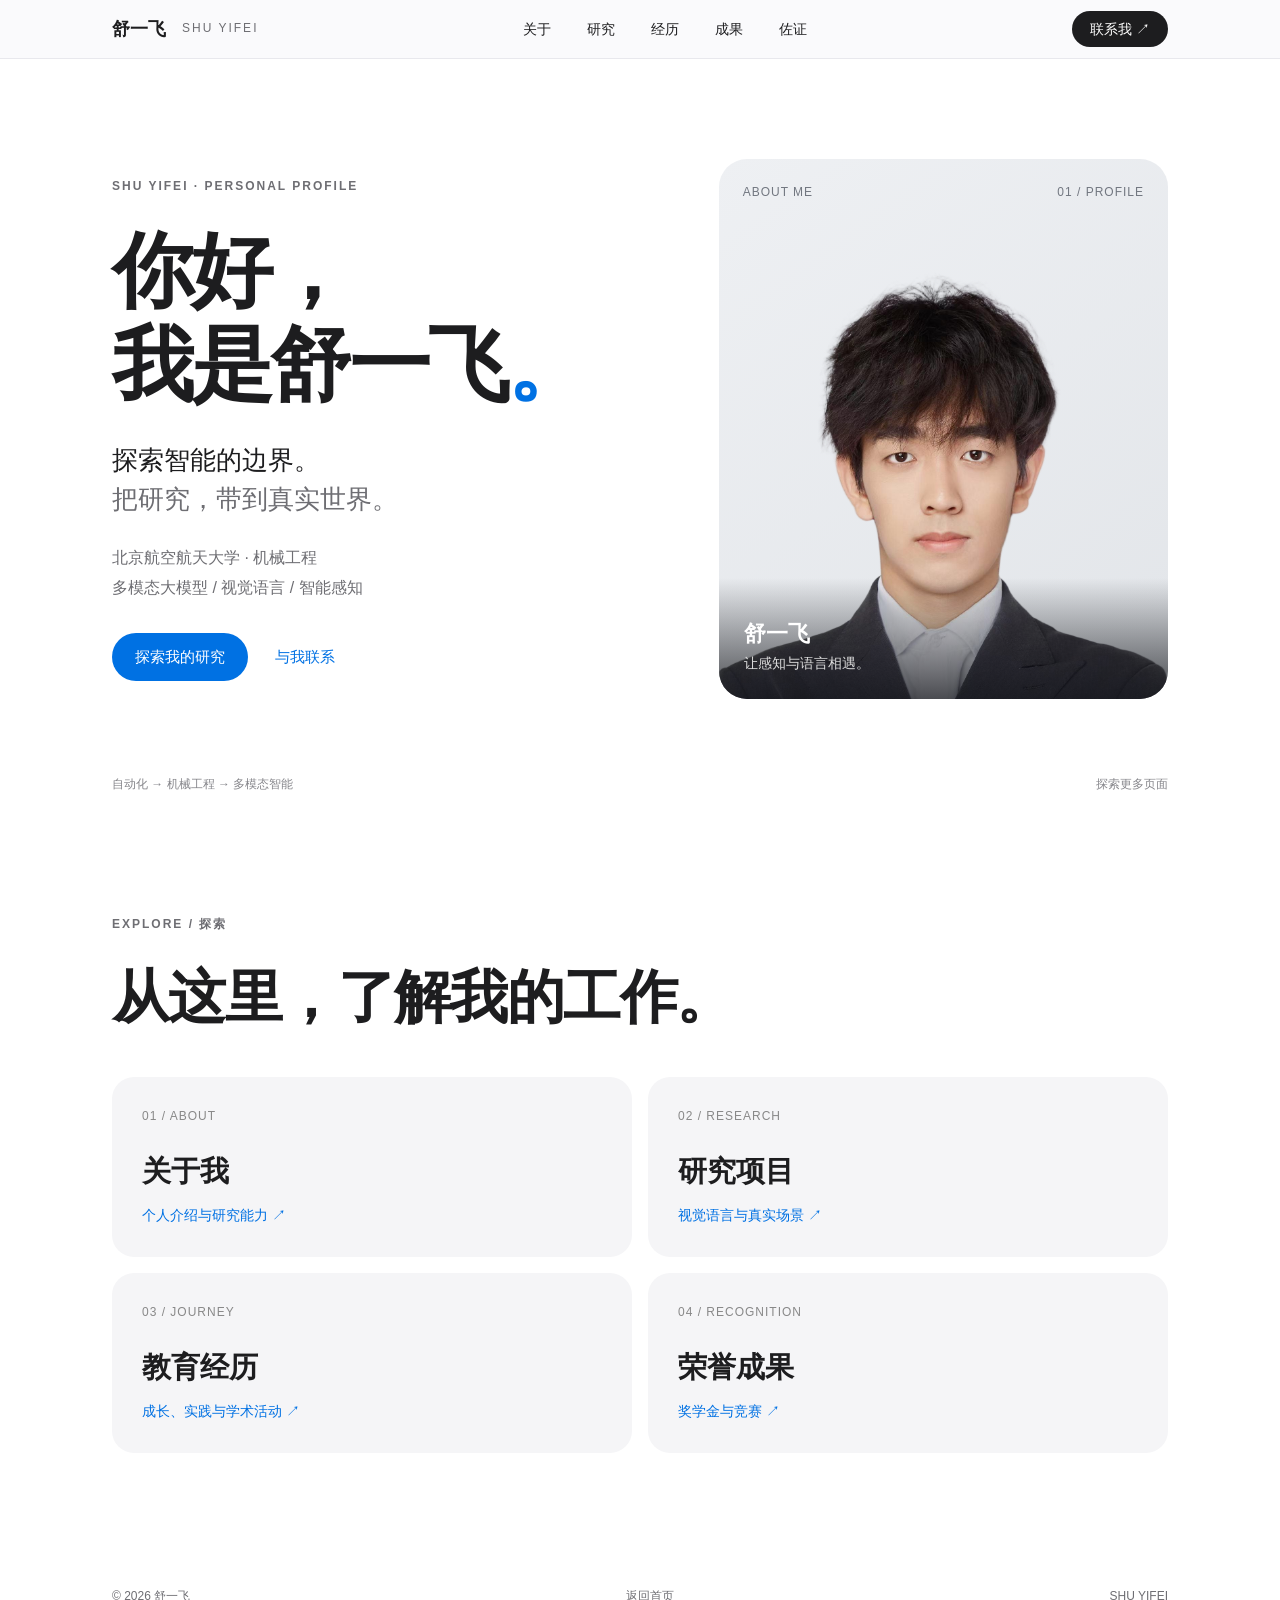
<file: index.html>
<!DOCTYPE html>
<html lang="zh-CN"><head><meta charset="utf-8"/><meta content="width=device-width,initial-scale=1" name="viewport"/><meta content="舒一飞的个人网站：多模态大模型研究、教育经历、项目与成果。" name="description"/><title>舒一飞 · 个人网站</title><link href="style.css" rel="stylesheet"/></head><body><div aria-hidden="true" class="progress"></div><header class="site-header"><nav aria-label="主导航" class="main-nav"><a class="brand" href="index.html">舒一飞<span>SHU YIFEI</span></a><div class="navlinks">
<div class="nav-item"><a href="about.html">关于</a><div class="mega"><div class="mega-inner"><div><small>个人介绍</small><a class="mega-lead" href="about.html">认识舒一飞</a><a href="about.html#skills">研究能力与工具</a></div><div><small>快速前往</small><a href="journey.html">教育与经历</a><a href="contact.html">联系我</a></div></div></div></div>
<div class="nav-item"><a href="research.html">研究</a><div class="mega"><div class="mega-inner"><div><small>研究与项目</small><a class="mega-lead" href="research.html">探索全部研究</a><a href="research.html#foundation">三维视觉语言基础模型</a><a href="research.html#rag">多模态 RAG</a></div><div><small>应用方向</small><a href="research.html#safety">安全行为识别</a><a href="research.html#drone">无人机集群监测</a></div></div></div></div>
<div class="nav-item"><a href="journey.html">经历</a><div class="mega"><div class="mega-inner"><div><small>成长路径</small><a class="mega-lead" href="journey.html">教育与经历</a><a href="journey.html#education">教育背景</a><a href="journey.html#practice">实习与学术活动</a></div></div></div></div>
<div class="nav-item"><a href="awards.html">成果</a><div class="mega"><div class="mega-inner"><div><small>荣誉与成果</small><a class="mega-lead" href="awards.html">查看全部成果</a><a href="awards.html#scholarship">学业荣誉</a><a href="awards.html#competitions">竞赛成果</a></div></div></div></div>
<div class="nav-item"><a href="awards.html#proofs" rel="noopener noreferrer" target="_blank">佐证</a></div></div><a class="contact-nav" href="contact.html">联系我 ↗</a></nav></header><main><section class="hero wrap" id="home"><div class="hero-copy"><p class="eyebrow">SHU YIFEI · PERSONAL PROFILE</p><h1>你好，<br/>我是舒一飞<span class="blue">。</span></h1><p class="hero-sub">探索智能的边界。<br/><span>把研究，带到真实世界。</span></p><p class="intro">北京航空航天大学 · 机械工程<br/>多模态大模型 / 视觉语言 / 智能感知</p><div class="actions"><a class="button" href="research.html">探索我的研究</a><a class="text-link" href="contact.html">与我联系</a></div></div><figure class="portrait"><div class="portrait-top"><span>ABOUT ME</span><span>01 / PROFILE</span></div><img alt="舒一飞的个人肖像" fetchpriority="high" src="portrait.png"/><figcaption><strong>舒一飞</strong><span>让感知与语言相遇。</span></figcaption></figure><div class="hero-bottom"><span>自动化 → 机械工程 → 多模态智能</span><span>探索更多页面</span></div></section><section class="page-routes wrap"><p class="eyebrow">EXPLORE / 探索</p><h2>从这里，了解我的工作。</h2><div class="route-grid"><a href="about.html"><span>01 / ABOUT</span><strong>关于我</strong><em>个人介绍与研究能力 ↗</em></a><a href="research.html"><span>02 / RESEARCH</span><strong>研究项目</strong><em>视觉语言与真实场景 ↗</em></a><a href="journey.html"><span>03 / JOURNEY</span><strong>教育经历</strong><em>成长、实践与学术活动 ↗</em></a><a href="awards.html"><span>04 / RECOGNITION</span><strong>荣誉成果</strong><em>奖学金与竞赛 ↗</em></a></div></section></main><footer class="wrap"><span>© 2026 舒一飞</span><a href="index.html">返回首页</a><span>SHU YIFEI</span></footer><script src="script.js"></script></body></html>
</file>
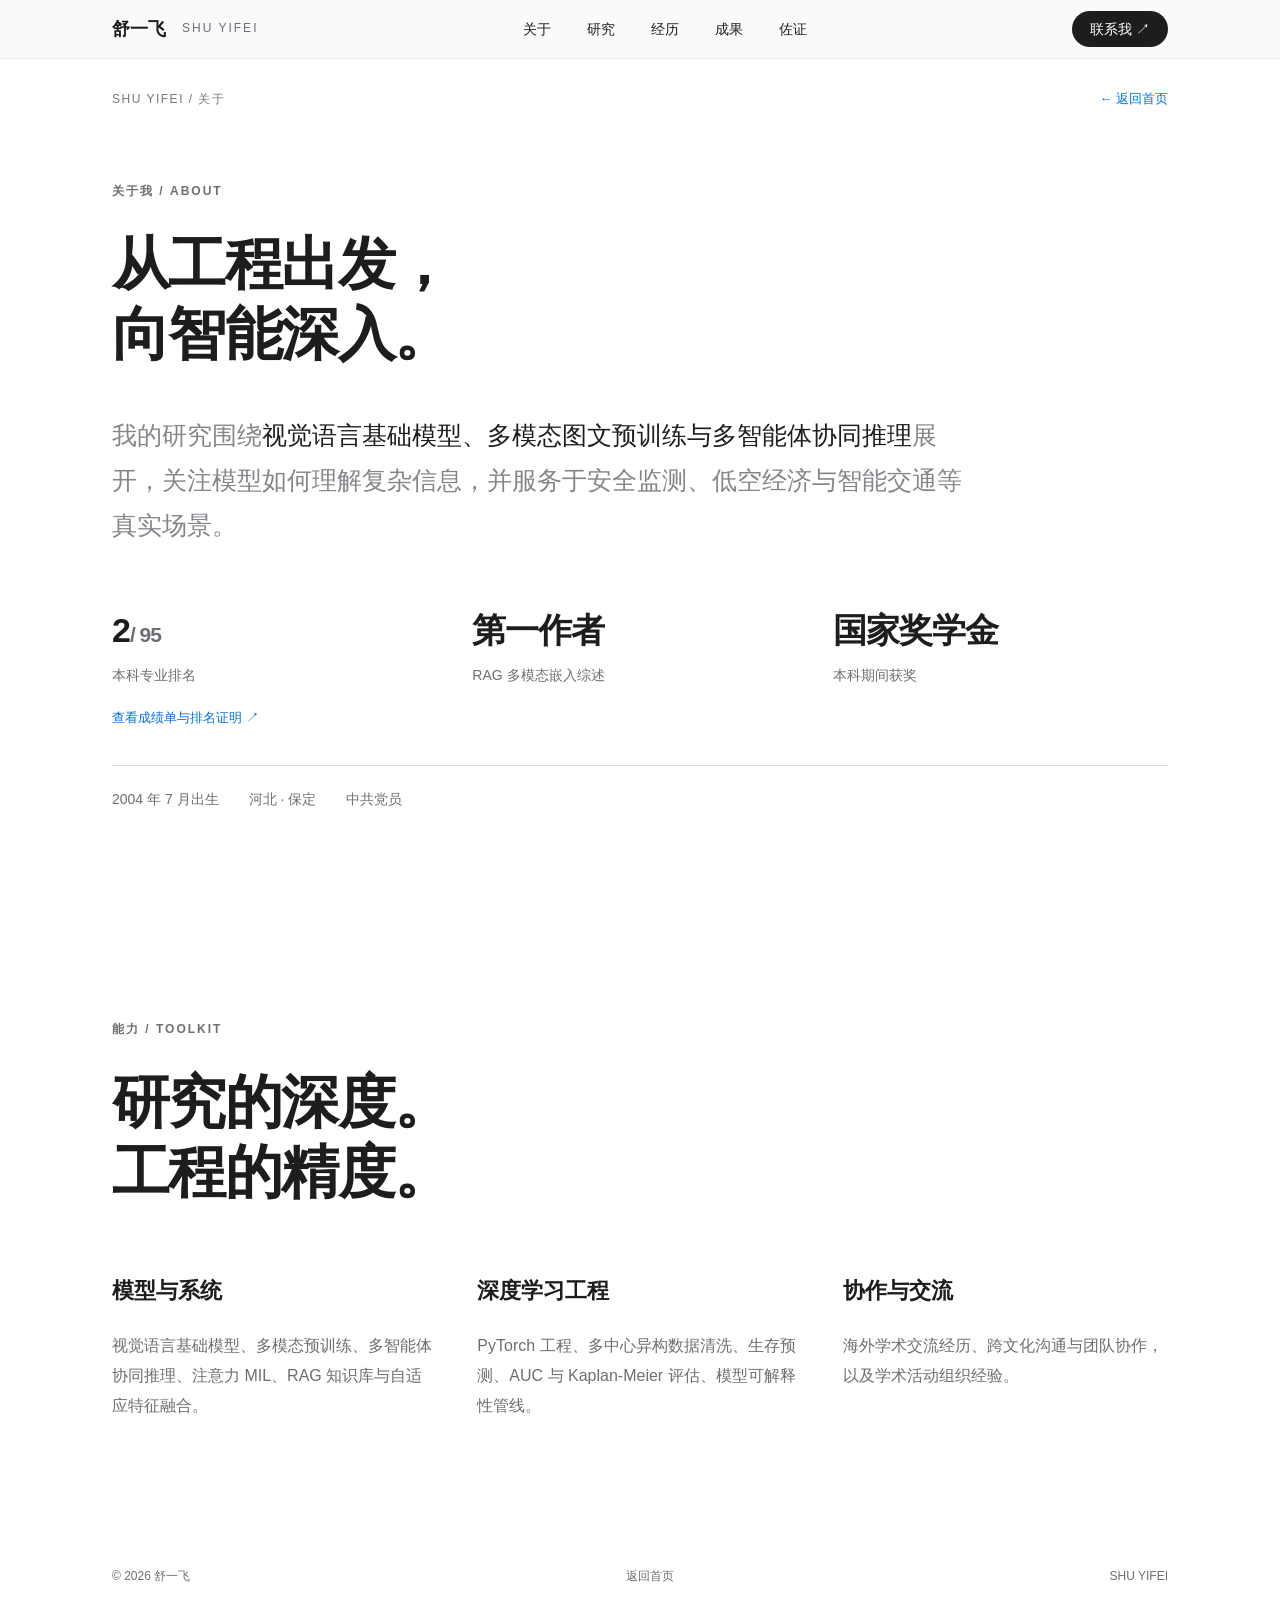
<file: about.html>
<!DOCTYPE html>

<html lang="zh-CN"><head><meta charset="utf-8"/><meta content="width=device-width,initial-scale=1" name="viewport"/><meta content="舒一飞的个人网站：多模态大模型研究、教育经历、项目与成果。" name="description"/><title>关于 · 舒一飞</title><link href="style.css" rel="stylesheet"/></head><body><div aria-hidden="true" class="progress"></div><header class="site-header"><nav aria-label="主导航" class="main-nav"><a class="brand" href="index.html">舒一飞<span>SHU YIFEI</span></a><div class="navlinks">
<div class="nav-item"><a href="about.html">关于</a><div class="mega"><div class="mega-inner"><div><small>个人介绍</small><a class="mega-lead" href="about.html">认识舒一飞</a><a href="about.html#skills">研究能力与工具</a></div><div><small>快速前往</small><a href="journey.html">教育与经历</a><a href="contact.html">联系我</a></div></div></div></div>
<div class="nav-item"><a href="research.html">研究</a><div class="mega"><div class="mega-inner"><div><small>研究与项目</small><a class="mega-lead" href="research.html">探索全部研究</a><a href="research.html#foundation">三维视觉语言基础模型</a><a href="research.html#rag">多模态 RAG</a></div><div><small>应用方向</small><a href="research.html#safety">安全行为识别</a><a href="research.html#drone">无人机集群监测</a></div></div></div></div>
<div class="nav-item"><a href="journey.html">经历</a><div class="mega"><div class="mega-inner"><div><small>成长路径</small><a class="mega-lead" href="journey.html">教育与经历</a><a href="journey.html#education">教育背景</a><a href="journey.html#practice">实习与学术活动</a></div></div></div></div>
<div class="nav-item"><a href="awards.html">成果</a><div class="mega"><div class="mega-inner"><div><small>荣誉与成果</small><a class="mega-lead" href="awards.html">查看全部成果</a><a href="awards.html#scholarship">学业荣誉</a><a href="awards.html#competitions">竞赛成果</a></div></div></div></div>
<div class="nav-item"><a href="awards.html#proofs" rel="noopener noreferrer" target="_blank">佐证</a></div></div><a class="contact-nav" href="contact.html">联系我 ↗</a></nav></header><main><div class="page-intro wrap"><span>SHU YIFEI / 关于</span><a href="index.html">← 返回首页</a></div><section class="about section wrap" id="about"><p class="eyebrow reveal">关于我 / ABOUT</p><h2 class="reveal">从工程出发，<br/>向智能深入。</h2><p class="large-copy reveal">我的研究围绕<span>视觉语言基础模型、多模态图文预训练与多智能体协同推理</span>展开，关注模型如何理解复杂信息，并服务于安全监测、低空经济与智能交通等真实场景。</p><div class="facts reveal"><div><strong>2<span>/ 95</span></strong><p>本科专业排名</p><a href="proofs/transcript-ranking.pdf" rel="noopener noreferrer" target="_blank">查看成绩单与排名证明 ↗</a></div><div><strong>第一作者</strong><p>RAG 多模态嵌入综述</p></div><div><strong>国家奖学金</strong><p>本科期间获奖</p></div></div><div class="small-info reveal"><span>2004 年 7 月出生</span><span>河北 · 保定</span><span>中共党员</span></div></section><section class="skills section wrap" id="skills"><p class="eyebrow reveal">能力 / TOOLKIT</p><h2 class="reveal">研究的深度。<br/>工程的精度。</h2><div class="skills-grid reveal"><div><h3>模型与系统</h3><p>视觉语言基础模型、多模态预训练、多智能体协同推理、注意力 MIL、RAG 知识库与自适应特征融合。</p></div><div><h3>深度学习工程</h3><p>PyTorch 工程、多中心异构数据清洗、生存预测、AUC 与 Kaplan-Meier 评估、模型可解释性管线。</p></div><div><h3>协作与交流</h3><p>海外学术交流经历、跨文化沟通与团队协作，以及学术活动组织经验。</p></div></div></section></main><footer class="wrap"><span>© 2026 舒一飞</span><a href="index.html">返回首页</a><span>SHU YIFEI</span></footer><script src="script.js"></script></body></html>
</file>
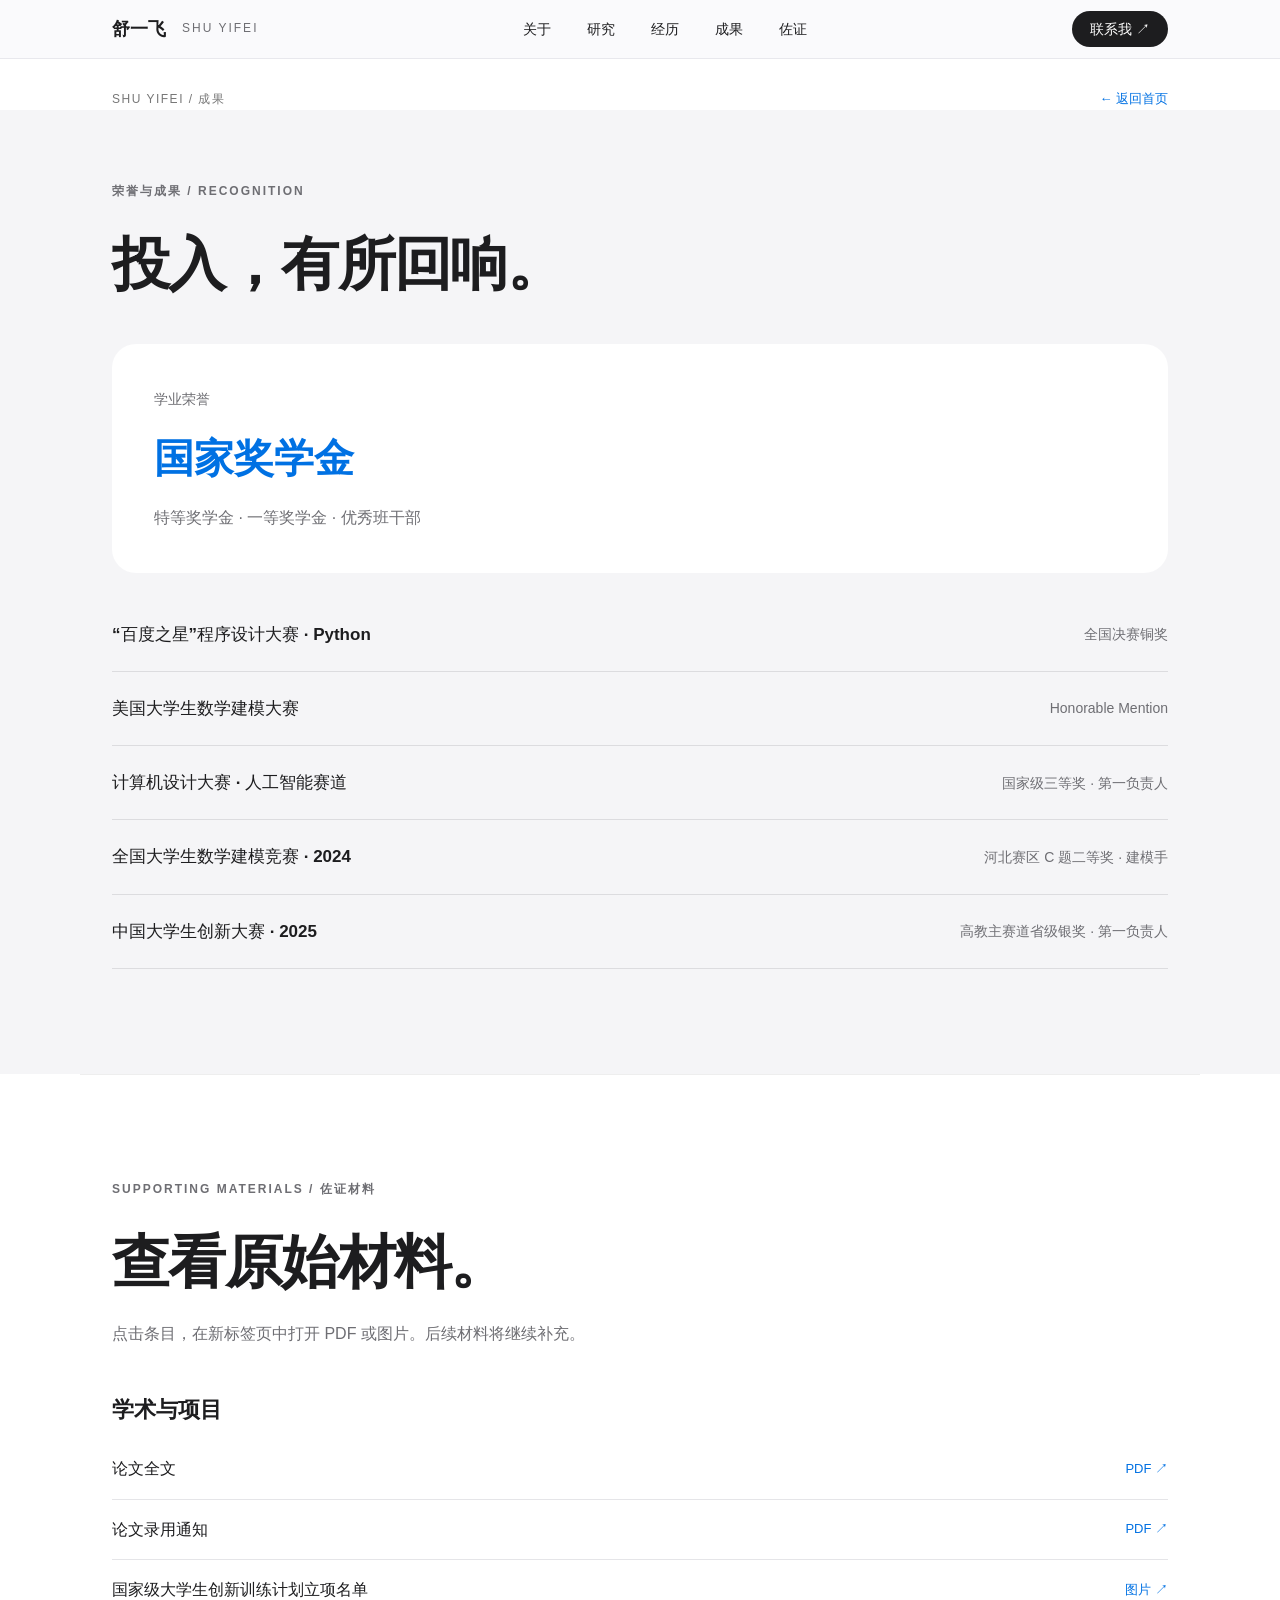
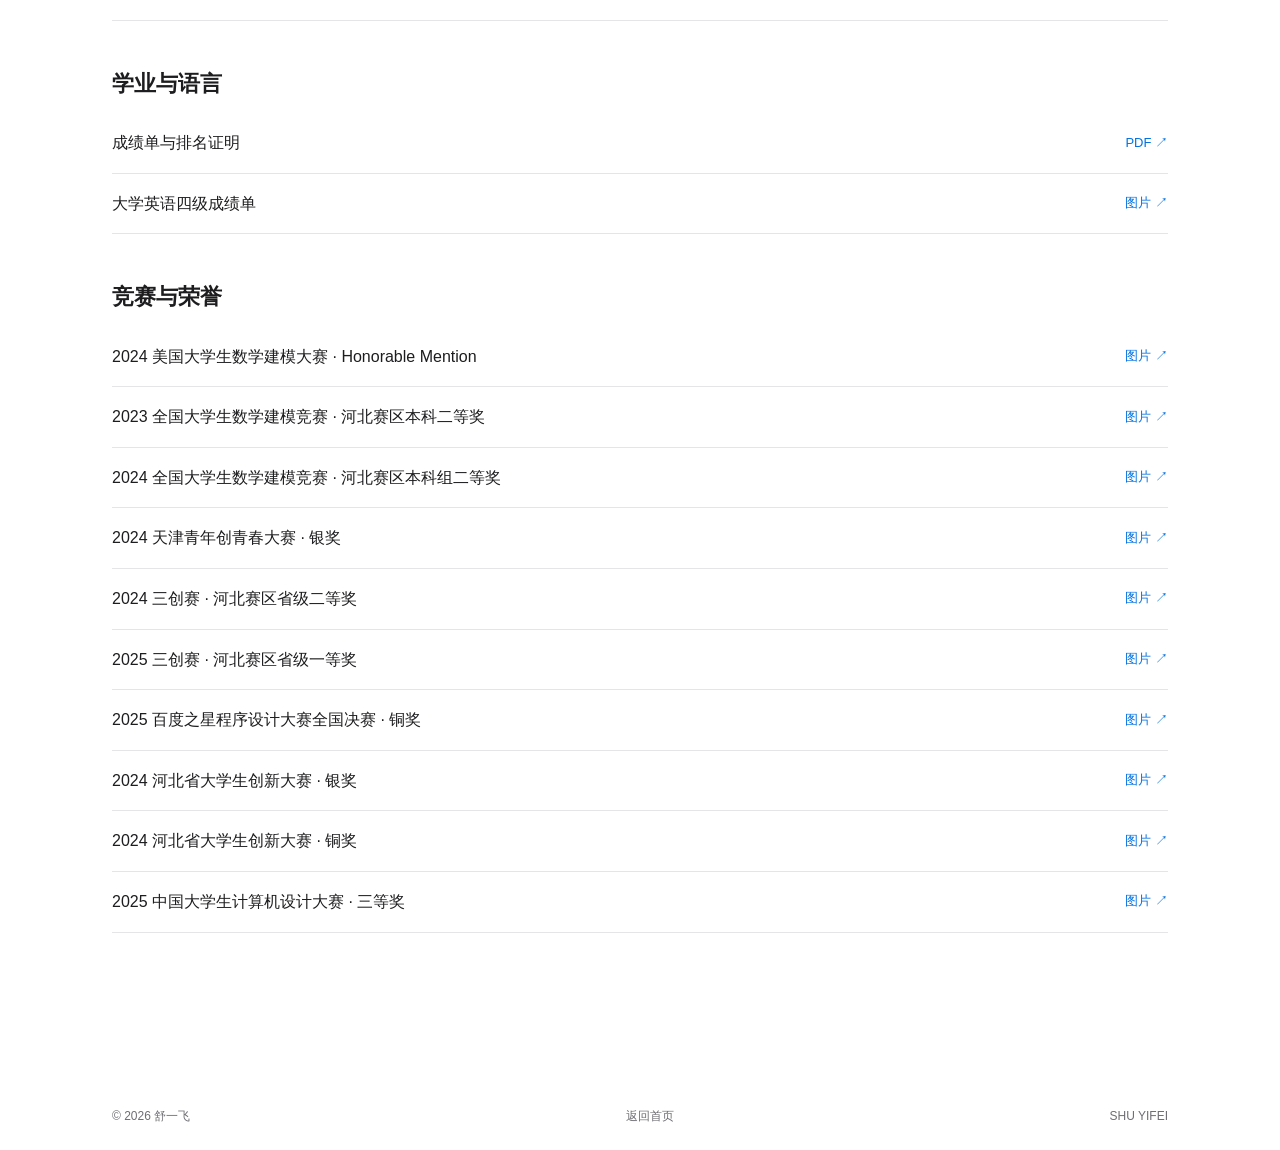
<file: awards.html>
<!DOCTYPE html>

<html lang="zh-CN"><head><meta charset="utf-8"/><meta content="width=device-width,initial-scale=1" name="viewport"/><meta content="舒一飞的个人网站：多模态大模型研究、教育经历、项目与成果。" name="description"/><title>成果 · 舒一飞</title><link href="style.css" rel="stylesheet"/></head><body><div aria-hidden="true" class="progress"></div><header class="site-header"><nav aria-label="主导航" class="main-nav"><a class="brand" href="index.html">舒一飞<span>SHU YIFEI</span></a><div class="navlinks">
<div class="nav-item"><a href="about.html">关于</a><div class="mega"><div class="mega-inner"><div><small>个人介绍</small><a class="mega-lead" href="about.html">认识舒一飞</a><a href="about.html#skills">研究能力与工具</a></div><div><small>快速前往</small><a href="journey.html">教育与经历</a><a href="contact.html">联系我</a></div></div></div></div>
<div class="nav-item"><a href="research.html">研究</a><div class="mega"><div class="mega-inner"><div><small>研究与项目</small><a class="mega-lead" href="research.html">探索全部研究</a><a href="research.html#foundation">三维视觉语言基础模型</a><a href="research.html#rag">多模态 RAG</a></div><div><small>应用方向</small><a href="research.html#safety">安全行为识别</a><a href="research.html#drone">无人机集群监测</a></div></div></div></div>
<div class="nav-item"><a href="journey.html">经历</a><div class="mega"><div class="mega-inner"><div><small>成长路径</small><a class="mega-lead" href="journey.html">教育与经历</a><a href="journey.html#education">教育背景</a><a href="journey.html#practice">实习与学术活动</a></div></div></div></div>
<div class="nav-item"><a href="awards.html">成果</a><div class="mega"><div class="mega-inner"><div><small>荣誉与成果</small><a class="mega-lead" href="awards.html">查看全部成果</a><a href="awards.html#scholarship">学业荣誉</a><a href="awards.html#competitions">竞赛成果</a></div></div></div></div>
<div class="nav-item"><a href="awards.html#proofs" rel="noopener noreferrer" target="_blank">佐证</a></div></div><a class="contact-nav" href="contact.html">联系我 ↗</a></nav></header><main><div class="page-intro wrap"><span>SHU YIFEI / 成果</span><a href="index.html">← 返回首页</a></div><section class="awards section" id="awards"><div class="wrap"><p class="eyebrow reveal">荣誉与成果 / RECOGNITION</p><h2 class="reveal">投入，有所回响。</h2><div class="award-highlight reveal" id="scholarship"><span>学业荣誉</span><h3>国家奖学金</h3><p>特等奖学金 · 一等奖学金 · 优秀班干部</p></div><div class="award-list reveal" id="competitions"><div><h3>“百度之星”程序设计大赛 · Python</h3><span>全国决赛铜奖</span></div><div><h3>美国大学生数学建模大赛</h3><span>Honorable Mention</span></div><div><h3>计算机设计大赛 · 人工智能赛道</h3><span>国家级三等奖 · 第一负责人</span></div><div><h3>全国大学生数学建模竞赛 · 2024</h3><span>河北赛区 C 题二等奖 · 建模手</span></div><div><h3>中国大学生创新大赛 · 2025</h3><span>高教主赛道省级银奖 · 第一负责人</span></div></div></div></section><section class="proofs section wrap" id="proofs"><p class="eyebrow">SUPPORTING MATERIALS / 佐证材料</p><h2>查看原始材料。</h2><p class="proofs-intro">点击条目，在新标签页中打开 PDF 或图片。后续材料将继续补充。</p><div class="proof-group"><h3>学术与项目</h3><a class="proof-row" href="proofs/research-rag-paper.pdf" rel="noopener noreferrer" target="_blank">论文全文<span>PDF ↗</span></a><a class="proof-row" href="proofs/research-rag-acceptance.pdf" rel="noopener noreferrer" target="_blank">论文录用通知<span>PDF ↗</span></a><a class="proof-row" href="proofs/innovation-project-list.jpg" rel="noopener noreferrer" target="_blank">国家级大学生创新训练计划立项名单<span>图片 ↗</span></a></div><div class="proof-group"><h3>学业与语言</h3><a class="proof-row" href="proofs/transcript-ranking.pdf" rel="noopener noreferrer" target="_blank">成绩单与排名证明<span>PDF ↗</span></a><a class="proof-row" href="proofs/cet4-score.png" rel="noopener noreferrer" target="_blank">大学英语四级成绩单<span>图片 ↗</span></a></div><div class="proof-group"><h3>竞赛与荣誉</h3><a class="proof-row" href="proofs/mcm-2024-honorable-mention.jpg" rel="noopener noreferrer" target="_blank">2024 美国大学生数学建模大赛 · Honorable Mention<span>图片 ↗</span></a><a class="proof-row" href="proofs/modeling-2023-hebei-second.jpg" rel="noopener noreferrer" target="_blank">2023 全国大学生数学建模竞赛 · 河北赛区本科二等奖<span>图片 ↗</span></a><a class="proof-row" href="proofs/modeling-2024-hebei-second.jpg" rel="noopener noreferrer" target="_blank">2024 全国大学生数学建模竞赛 · 河北赛区本科组二等奖<span>图片 ↗</span></a><a class="proof-row" href="proofs/youth-innovation-2024-silver.jpg" rel="noopener noreferrer" target="_blank">2024 天津青年创青春大赛 · 银奖<span>图片 ↗</span></a><a class="proof-row" href="proofs/ecommerce-2024-hebei-second.png" rel="noopener noreferrer" target="_blank">2024 三创赛 · 河北赛区省级二等奖<span>图片 ↗</span></a><a class="proof-row" href="proofs/ecommerce-2025-hebei-first.png" rel="noopener noreferrer" target="_blank">2025 三创赛 · 河北赛区省级一等奖<span>图片 ↗</span></a><a class="proof-row" href="proofs/baidu-star-2025-bronze.jpg" rel="noopener noreferrer" target="_blank">2025 百度之星程序设计大赛全国决赛 · 铜奖<span>图片 ↗</span></a><a class="proof-row" href="proofs/innovation-2024-hebei-silver.jpg" rel="noopener noreferrer" target="_blank">2024 河北省大学生创新大赛 · 银奖<span>图片 ↗</span></a><a class="proof-row" href="proofs/innovation-2024-hebei-bronze.jpg" rel="noopener noreferrer" target="_blank">2024 河北省大学生创新大赛 · 铜奖<span>图片 ↗</span></a><a class="proof-row" href="proofs/computer-design-2025-third.jpg" rel="noopener noreferrer" target="_blank">2025 中国大学生计算机设计大赛 · 三等奖<span>图片 ↗</span></a></div></section></main><footer class="wrap"><span>© 2026 舒一飞</span><a href="index.html">返回首页</a><span>SHU YIFEI</span></footer><script src="script.js"></script></body></html>
</file>
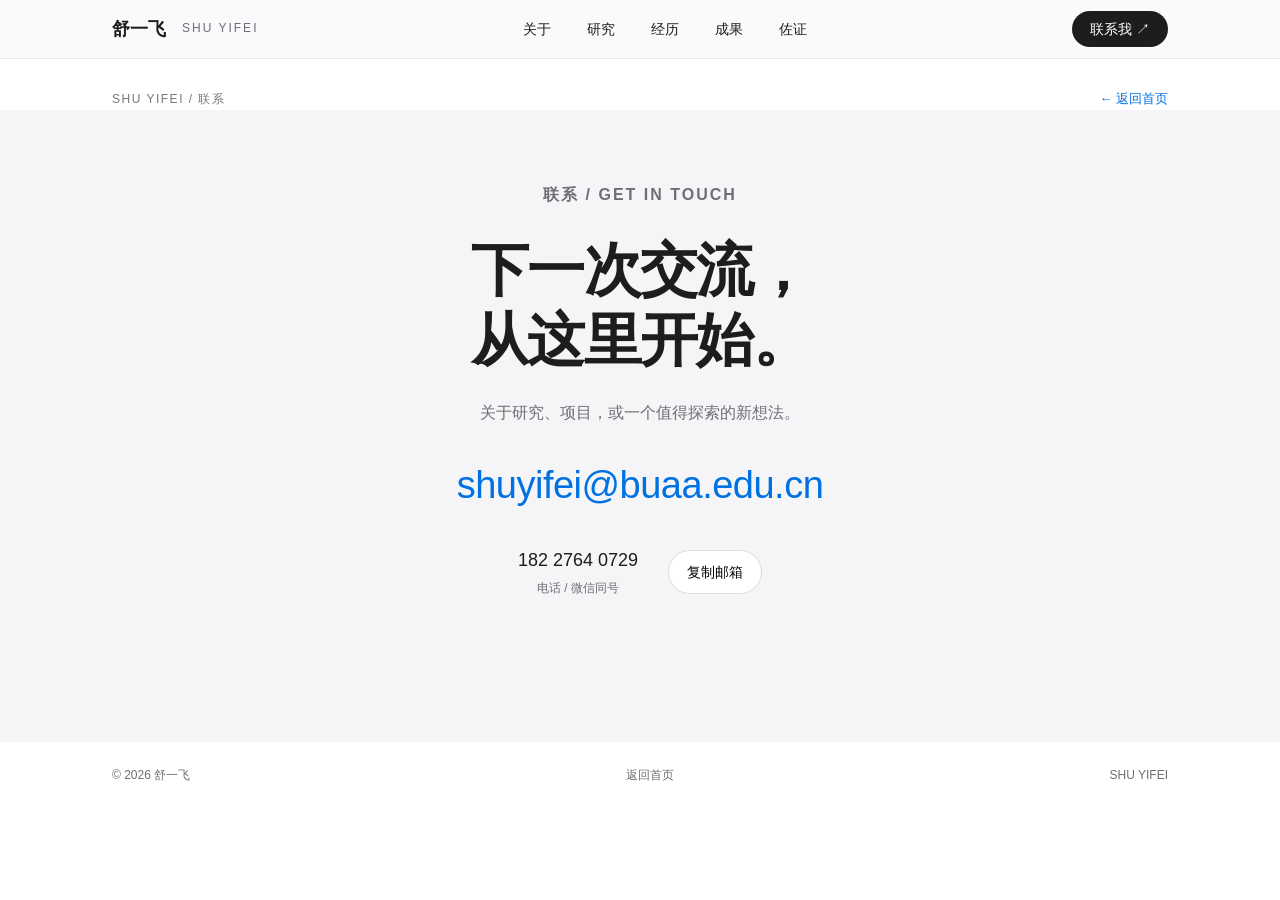
<file: contact.html>
<!DOCTYPE html>
<html lang="zh-CN"><head><meta charset="utf-8"/><meta content="width=device-width,initial-scale=1" name="viewport"/><meta content="舒一飞的个人网站：多模态大模型研究、教育经历、项目与成果。" name="description"/><title>联系 · 舒一飞</title><link href="style.css" rel="stylesheet"/></head><body><div aria-hidden="true" class="progress"></div><header class="site-header"><nav aria-label="主导航" class="main-nav"><a class="brand" href="index.html">舒一飞<span>SHU YIFEI</span></a><div class="navlinks">
<div class="nav-item"><a href="about.html">关于</a><div class="mega"><div class="mega-inner"><div><small>个人介绍</small><a class="mega-lead" href="about.html">认识舒一飞</a><a href="about.html#skills">研究能力与工具</a></div><div><small>快速前往</small><a href="journey.html">教育与经历</a><a href="contact.html">联系我</a></div></div></div></div>
<div class="nav-item"><a href="research.html">研究</a><div class="mega"><div class="mega-inner"><div><small>研究与项目</small><a class="mega-lead" href="research.html">探索全部研究</a><a href="research.html#foundation">三维视觉语言基础模型</a><a href="research.html#rag">多模态 RAG</a></div><div><small>应用方向</small><a href="research.html#safety">安全行为识别</a><a href="research.html#drone">无人机集群监测</a></div></div></div></div>
<div class="nav-item"><a href="journey.html">经历</a><div class="mega"><div class="mega-inner"><div><small>成长路径</small><a class="mega-lead" href="journey.html">教育与经历</a><a href="journey.html#education">教育背景</a><a href="journey.html#practice">实习与学术活动</a></div></div></div></div>
<div class="nav-item"><a href="awards.html">成果</a><div class="mega"><div class="mega-inner"><div><small>荣誉与成果</small><a class="mega-lead" href="awards.html">查看全部成果</a><a href="awards.html#scholarship">学业荣誉</a><a href="awards.html#competitions">竞赛成果</a></div></div></div></div>
<div class="nav-item"><a href="awards.html#proofs" rel="noopener noreferrer" target="_blank">佐证</a></div></div><a class="contact-nav" href="contact.html">联系我 ↗</a></nav></header><main><div class="page-intro wrap"><span>SHU YIFEI / 联系</span><a href="index.html">← 返回首页</a></div><section class="contact section" id="contact"><div class="wrap reveal"><p class="eyebrow">联系 / GET IN TOUCH</p><h2>下一次交流，<br/>从这里开始。</h2><p>关于研究、项目，或一个值得探索的新想法。</p><a class="email" href="mailto:shuyifei@buaa.edu.cn">shuyifei@buaa.edu.cn</a><div class="contact-actions"><a href="tel:18227640729">182 2764 0729 <span>电话 / 微信同号</span></a><button id="copy-email" type="button">复制邮箱</button></div><p aria-live="polite" id="copy-status" role="status"></p></div></section></main><footer class="wrap"><span>© 2026 舒一飞</span><a href="index.html">返回首页</a><span>SHU YIFEI</span></footer><script src="script.js"></script></body></html>
</file>
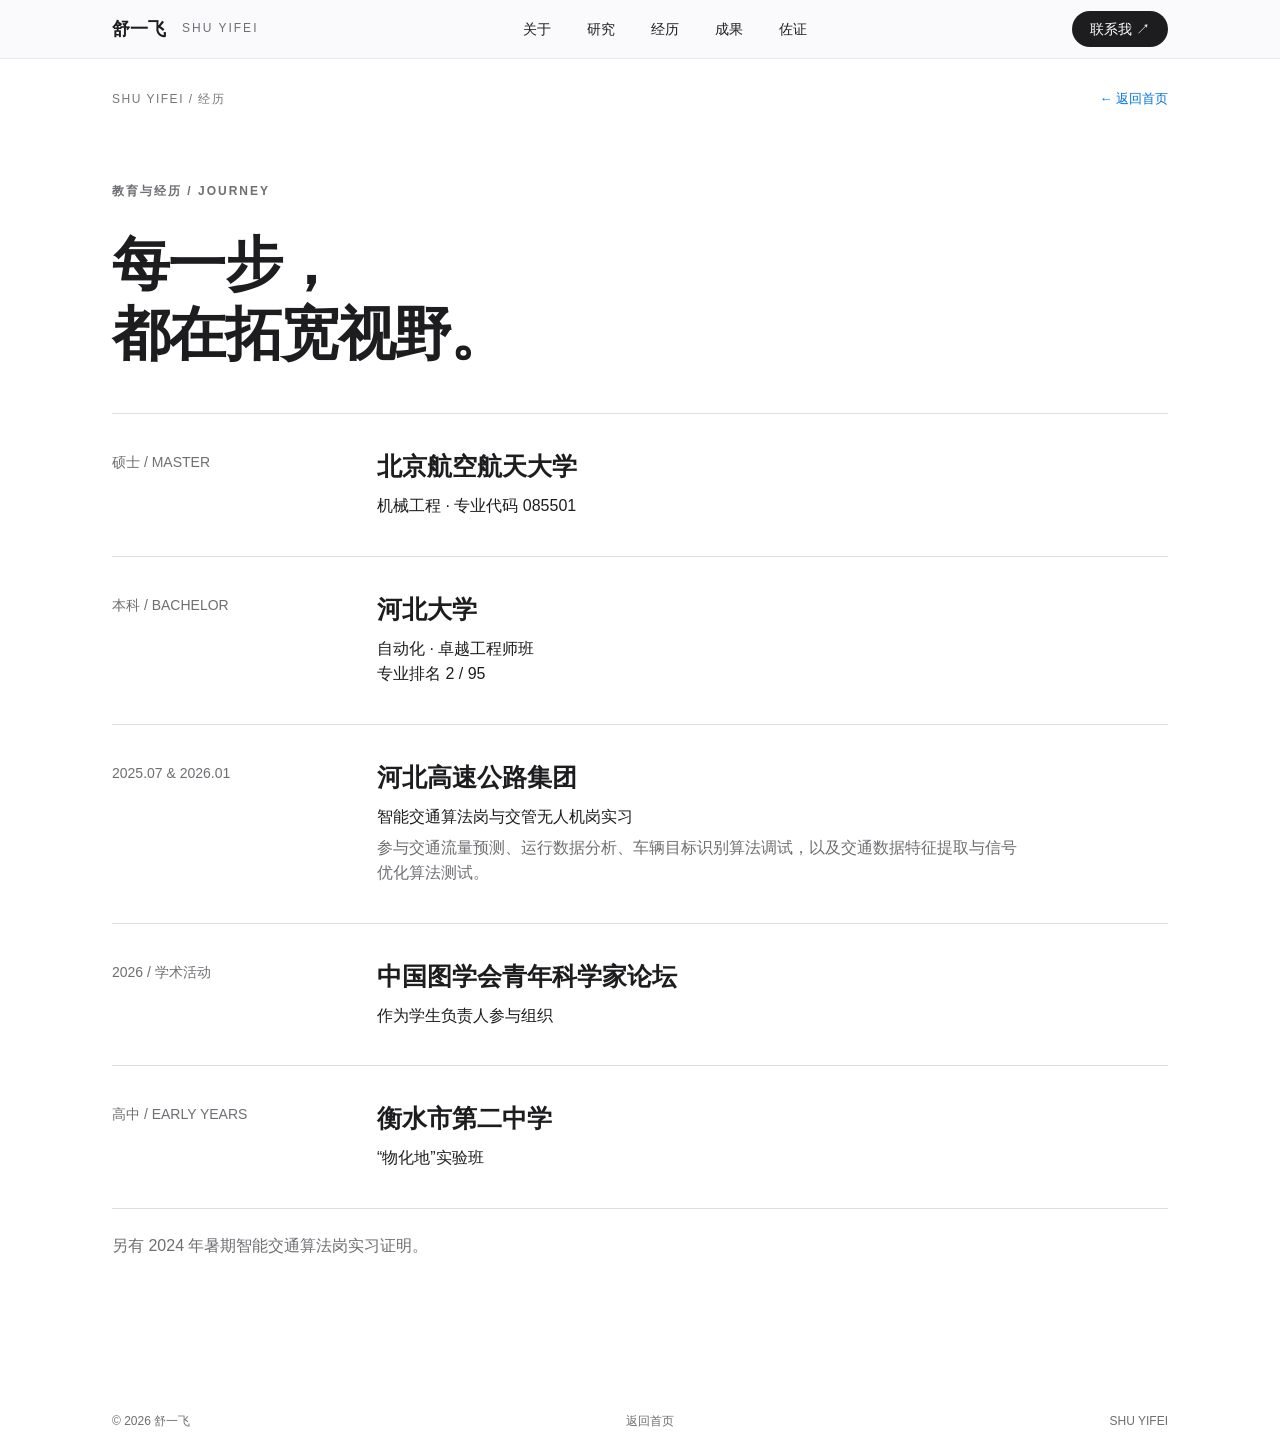
<file: journey.html>
<!DOCTYPE html>

<html lang="zh-CN"><head><meta charset="utf-8"/><meta content="width=device-width,initial-scale=1" name="viewport"/><meta content="舒一飞的个人网站：多模态大模型研究、教育经历、项目与成果。" name="description"/><title>经历 · 舒一飞</title><link href="style.css" rel="stylesheet"/></head><body><div aria-hidden="true" class="progress"></div><header class="site-header"><nav aria-label="主导航" class="main-nav"><a class="brand" href="index.html">舒一飞<span>SHU YIFEI</span></a><div class="navlinks">
<div class="nav-item"><a href="about.html">关于</a><div class="mega"><div class="mega-inner"><div><small>个人介绍</small><a class="mega-lead" href="about.html">认识舒一飞</a><a href="about.html#skills">研究能力与工具</a></div><div><small>快速前往</small><a href="journey.html">教育与经历</a><a href="contact.html">联系我</a></div></div></div></div>
<div class="nav-item"><a href="research.html">研究</a><div class="mega"><div class="mega-inner"><div><small>研究与项目</small><a class="mega-lead" href="research.html">探索全部研究</a><a href="research.html#foundation">三维视觉语言基础模型</a><a href="research.html#rag">多模态 RAG</a></div><div><small>应用方向</small><a href="research.html#safety">安全行为识别</a><a href="research.html#drone">无人机集群监测</a></div></div></div></div>
<div class="nav-item"><a href="journey.html">经历</a><div class="mega"><div class="mega-inner"><div><small>成长路径</small><a class="mega-lead" href="journey.html">教育与经历</a><a href="journey.html#education">教育背景</a><a href="journey.html#practice">实习与学术活动</a></div></div></div></div>
<div class="nav-item"><a href="awards.html">成果</a><div class="mega"><div class="mega-inner"><div><small>荣誉与成果</small><a class="mega-lead" href="awards.html">查看全部成果</a><a href="awards.html#scholarship">学业荣誉</a><a href="awards.html#competitions">竞赛成果</a></div></div></div></div>
<div class="nav-item"><a href="awards.html#proofs" rel="noopener noreferrer" target="_blank">佐证</a></div></div><a class="contact-nav" href="contact.html">联系我 ↗</a></nav></header><main><div class="page-intro wrap"><span>SHU YIFEI / 经历</span><a href="index.html">← 返回首页</a></div><section class="section wrap" id="journey"><p class="eyebrow reveal">教育与经历 / JOURNEY</p><h2 class="reveal">每一步，<br/>都在拓宽视野。</h2><div class="timeline"><article class="reveal" id="education"><span class="period">硕士 / MASTER</span><div><h3>北京航空航天大学</h3><p>机械工程 · 专业代码 085501</p></div></article><article class="reveal"><span class="period">本科 / BACHELOR</span><div><h3>河北大学</h3><p>自动化 · 卓越工程师班<br/>专业排名 2 / 95</p></div></article><article class="reveal" id="practice"><span class="period">2025.07 &amp; 2026.01</span><div><h3>河北高速公路集团</h3><p>智能交通算法岗与交管无人机岗实习</p><p class="muted">参与交通流量预测、运行数据分析、车辆目标识别算法调试，以及交通数据特征提取与信号优化算法测试。</p></div></article><article class="reveal"><span class="period">2026 / 学术活动</span><div><h3>中国图学会青年科学家论坛</h3><p>作为学生负责人参与组织</p></div></article><article class="reveal"><span class="period">高中 / EARLY YEARS</span><div><h3>衡水市第二中学</h3><p>“物化地”实验班</p></div></article><aside class="journey-proof"><p>另有 2024 年暑期智能交通算法岗实习证明。</p></aside></div></section></main><footer class="wrap"><span>© 2026 舒一飞</span><a href="index.html">返回首页</a><span>SHU YIFEI</span></footer><script src="script.js"></script></body></html>
</file>
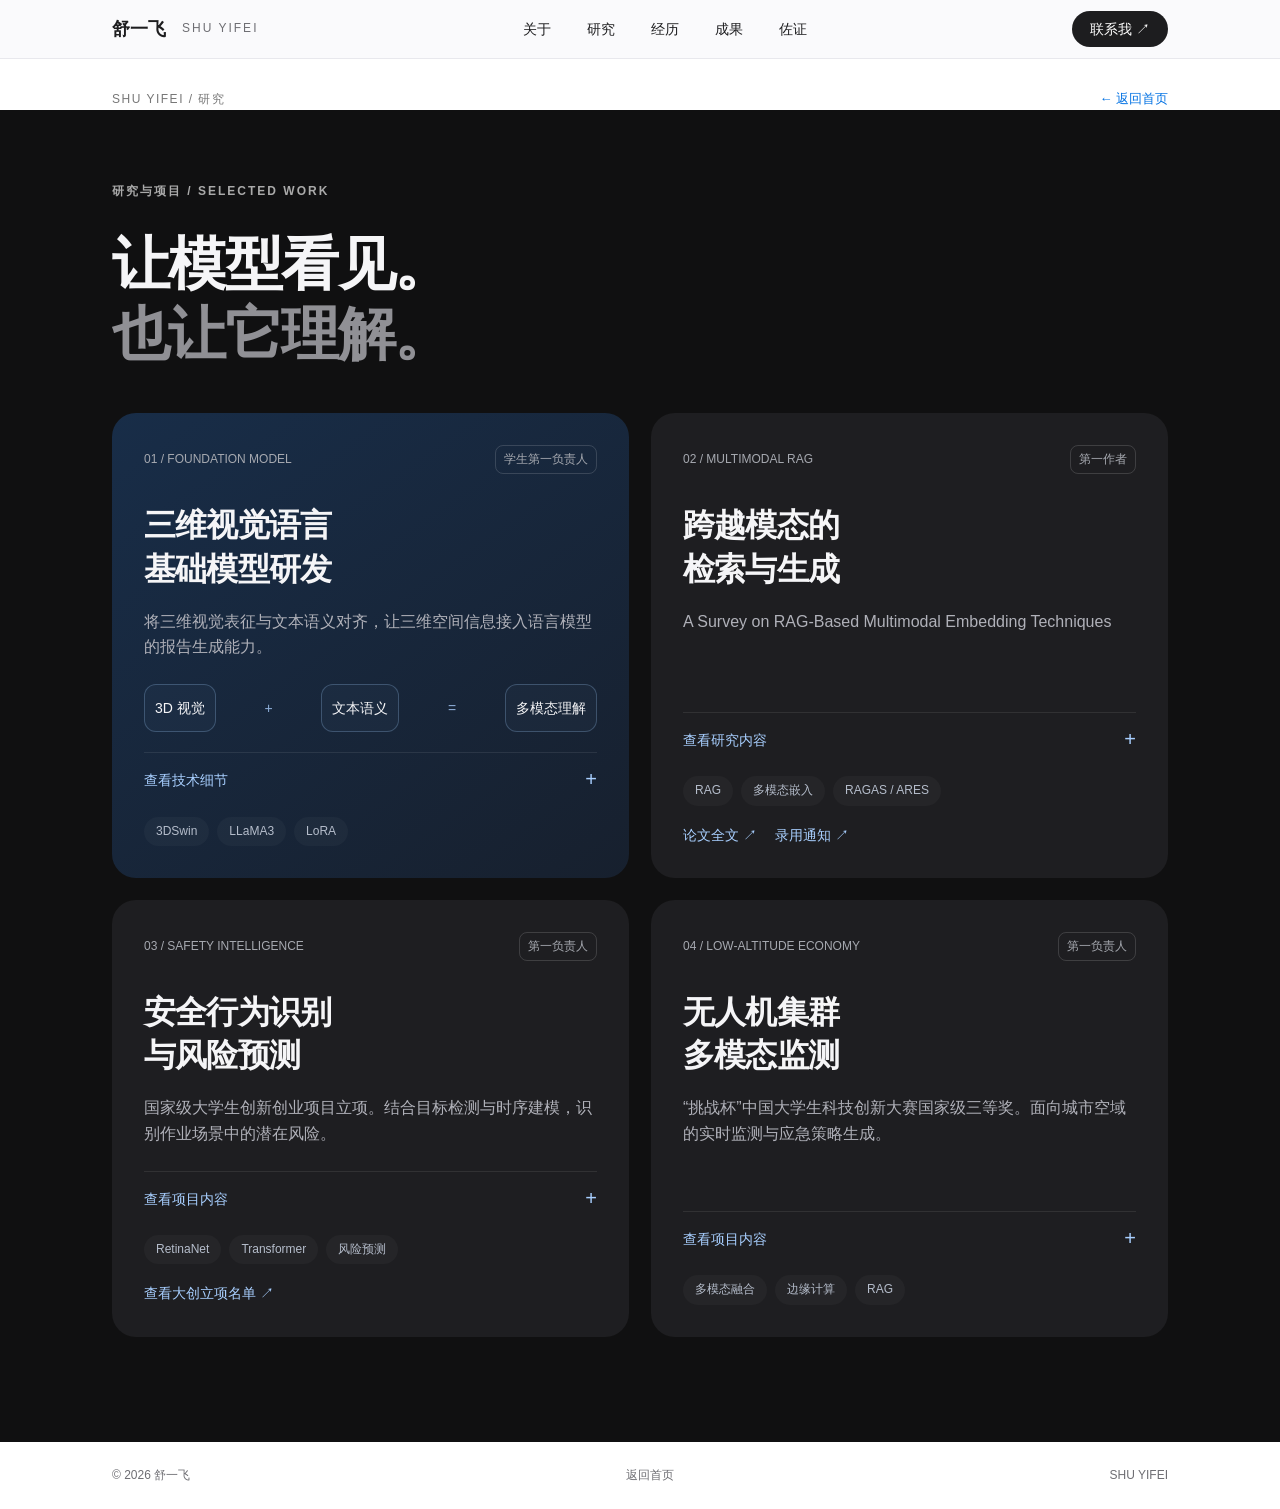
<file: research.html>
<!DOCTYPE html>

<html lang="zh-CN"><head><meta charset="utf-8"/><meta content="width=device-width,initial-scale=1" name="viewport"/><meta content="舒一飞的个人网站：多模态大模型研究、教育经历、项目与成果。" name="description"/><title>研究 · 舒一飞</title><link href="style.css" rel="stylesheet"/></head><body><div aria-hidden="true" class="progress"></div><header class="site-header"><nav aria-label="主导航" class="main-nav"><a class="brand" href="index.html">舒一飞<span>SHU YIFEI</span></a><div class="navlinks">
<div class="nav-item"><a href="about.html">关于</a><div class="mega"><div class="mega-inner"><div><small>个人介绍</small><a class="mega-lead" href="about.html">认识舒一飞</a><a href="about.html#skills">研究能力与工具</a></div><div><small>快速前往</small><a href="journey.html">教育与经历</a><a href="contact.html">联系我</a></div></div></div></div>
<div class="nav-item"><a href="research.html">研究</a><div class="mega"><div class="mega-inner"><div><small>研究与项目</small><a class="mega-lead" href="research.html">探索全部研究</a><a href="research.html#foundation">三维视觉语言基础模型</a><a href="research.html#rag">多模态 RAG</a></div><div><small>应用方向</small><a href="research.html#safety">安全行为识别</a><a href="research.html#drone">无人机集群监测</a></div></div></div></div>
<div class="nav-item"><a href="journey.html">经历</a><div class="mega"><div class="mega-inner"><div><small>成长路径</small><a class="mega-lead" href="journey.html">教育与经历</a><a href="journey.html#education">教育背景</a><a href="journey.html#practice">实习与学术活动</a></div></div></div></div>
<div class="nav-item"><a href="awards.html">成果</a><div class="mega"><div class="mega-inner"><div><small>荣誉与成果</small><a class="mega-lead" href="awards.html">查看全部成果</a><a href="awards.html#scholarship">学业荣誉</a><a href="awards.html#competitions">竞赛成果</a></div></div></div></div>
<div class="nav-item"><a href="awards.html#proofs" rel="noopener noreferrer" target="_blank">佐证</a></div></div><a class="contact-nav" href="contact.html">联系我 ↗</a></nav></header><main><div class="page-intro wrap"><span>SHU YIFEI / 研究</span><a href="index.html">← 返回首页</a></div><section class="research section" id="research"><div class="wrap"><p class="eyebrow reveal">研究与项目 / SELECTED WORK</p><h2 class="reveal">让模型看见。<br/><span>也让它理解。</span></h2><div class="project-grid">
<article class="project feature reveal" id="foundation"><div class="project-head"><span>01 / FOUNDATION MODEL</span><span class="tag">学生第一负责人</span></div><h3>三维视觉语言<br/>基础模型研发</h3><p>将三维视觉表征与文本语义对齐，让三维空间信息接入语言模型的报告生成能力。</p><div aria-label="模型流程" class="pipeline"><span>3D 视觉</span><i>+</i><span>文本语义</span><i>=</i><span>多模态理解</span></div><details><summary>查看技术细节 <b>+</b></summary><p>基于 3DSwin Transformer 与 BERT 构建双编码器，结合 InfoNCE 对比学习与多标签辅助监督增强语义表征。使用 3D 空间 Perceiver 压缩高维体数据特征，接入 LLaMA3 报告生成分支，并通过 LoRA 控制联合适配的训练开销。</p></details><div class="chips"><span>3DSwin</span><span>LLaMA3</span><span>LoRA</span></div></article>
<article class="project reveal" id="rag"><div class="project-head"><span>02 / MULTIMODAL RAG</span><span class="tag">第一作者</span></div><h3>跨越模态的<br/>检索与生成</h3><p>A Survey on RAG-Based Multimodal Embedding Techniques</p><details><summary>查看研究内容 <b>+</b></summary><p>围绕 RAG 与多模态嵌入开展综述，探讨统一向量空间下的检索与生成协同机制，并比较 RAGAS 与 ARES 评估框架。简历列示：IEEE Computers Information Processing and Advanced Education。</p></details><div class="chips"><span>RAG</span><span>多模态嵌入</span><span>RAGAS / ARES</span></div><div class="inline-proofs"><a href="proofs/research-rag-paper.pdf" rel="noopener noreferrer" target="_blank">论文全文 ↗</a><a href="proofs/research-rag-acceptance.pdf" rel="noopener noreferrer" target="_blank">录用通知 ↗</a></div></article>
<article class="project reveal" id="safety"><div class="project-head"><span>03 / SAFETY INTELLIGENCE</span><span class="tag">第一负责人</span></div><h3>安全行为识别<br/>与风险预测</h3><p>国家级大学生创新创业项目立项。结合目标检测与时序建模，识别作业场景中的潜在风险。</p><details><summary>查看项目内容 <b>+</b></summary><p>使用 RetinaNet 识别人员、设备及防护装备，提取动作轨迹、危险区域进入频率与持续时间等行为特征。基于 Transformer 融合历史行为与当前偏差，生成风险评分和预警。相关软件著作权：物联网安全信息化监测管理系统，登记号 2024SR0846233。</p></details><div class="chips"><span>RetinaNet</span><span>Transformer</span><span>风险预测</span></div><div class="inline-proofs"><a href="proofs/innovation-project-list.jpg" rel="noopener noreferrer" target="_blank">查看大创立项名单 ↗</a></div></article>
<article class="project reveal" id="drone"><div class="project-head"><span>04 / LOW-ALTITUDE ECONOMY</span><span class="tag">第一负责人</span></div><h3>无人机集群<br/>多模态监测</h3><p>“挑战杯”中国大学生科技创新大赛国家级三等奖。面向城市空域的实时监测与应急策略生成。</p><details><summary>查看项目内容 <b>+</b></summary><p>通过多模态融合感知、航站楼边缘计算与自组织调度，改善单一传感器识别和集中式管控的局限；引入 RAG 增强语义推理，用于空域违规识别与应急策略生成。</p></details><div class="chips"><span>多模态融合</span><span>边缘计算</span><span>RAG</span></div></article>
</div></div></section></main><footer class="wrap"><span>© 2026 舒一飞</span><a href="index.html">返回首页</a><span>SHU YIFEI</span></footer><script src="script.js"></script></body></html>
</file>
<file: style.css>
:root{--ink:#1d1d1f;--gray:#6e6e73;--blue:#0071e3;--bg:#f5f5f7}*{box-sizing:border-box}html{scroll-behavior:smooth;scroll-padding-top:85px}body{margin:0;color:var(--ink);background:white;font-family:-apple-system,BlinkMacSystemFont,"Segoe UI","PingFang SC","Microsoft YaHei",sans-serif;line-height:1.6}a{color:inherit;text-decoration:none}button{font:inherit}a:focus-visible,button:focus-visible,summary:focus-visible{outline:3px solid #2997ff;outline-offset:5px}.wrap{max-width:1120px;margin:auto;padding-left:32px;padding-right:32px}header{position:sticky;top:0;z-index:20;background:rgba(255,255,255,.8);backdrop-filter:blur(24px);border-bottom:1px solid #0000000a}nav{max-width:1120px;margin:auto;padding:16px 32px;display:flex;align-items:center;justify-content:space-between;gap:24px;font-size:14px}.brand{font-size:18px;font-weight:650;display:flex;align-items:center;gap:16px}.brand span{font-size:12px;font-weight:400;letter-spacing:2px;color:var(--gray)}.navlinks{display:flex;gap:30px}.navlinks a:hover,.text-link:hover{color:var(--blue)}.contact-nav{background:var(--ink);color:white;border-radius:24px;padding:7px 18px}.progress{position:fixed;top:0;left:0;height:2px;background:var(--blue);width:0;z-index:30}.hero{position:relative;display:grid;grid-template-columns:1.25fr 1fr;align-items:center;gap:45px;padding-top:65px;padding-bottom:85px;min-height:760px}.eyebrow{font-size:12px;letter-spacing:2px;font-weight:600;color:var(--gray);margin:0 0 28px}.hero h1{font-size:clamp(52px,6.5vw,82px);line-height:1.15;letter-spacing:-3px;margin:0 0 28px;font-weight:700}.blue{color:var(--blue)}.hero-sub{font-size:26px;line-height:1.5;font-weight:550;margin:0 0 24px}.hero-sub span{color:var(--gray)}.intro{font-size:16px;color:var(--gray);line-height:1.9}.actions{display:flex;align-items:center;gap:27px;margin-top:30px}.button{background:var(--blue);color:#fff;padding:12px 23px;border-radius:28px;display:inline-block;font-size:15px;transition:background .3s,transform .3s}.button:hover{background:#0077ed;transform:translateY(-2px)}.text-link{color:var(--blue);font-size:15px}.portrait{margin:0;background:linear-gradient(145deg,#eef0f3,#e2e5e9);height:540px;border-radius:28px;position:relative;overflow:hidden}.portrait-top{display:flex;justify-content:space-between;padding:24px;color:#727780;font-size:12px;letter-spacing:1px;position:absolute;z-index:2;inset:0 0 auto}.portrait img{width:100%;height:100%;object-fit:contain;object-position:center bottom;padding-top:45px;transition:transform 1.1s cubic-bezier(.2,.8,.2,1)}.portrait:hover img{transform:scale(1.025)}.portrait figcaption{position:absolute;bottom:0;left:0;right:0;color:#fff;padding:38px 25px 25px;background:linear-gradient(transparent,#101217bd);display:flex;flex-direction:column}.portrait strong{font-size:22px}.portrait figcaption span{font-size:14px;color:#ddd}.hero-bottom{position:absolute;bottom:25px;left:32px;right:32px;display:flex;justify-content:space-between;color:#86868b;font-size:12px}.section{padding-top:105px;padding-bottom:105px}h2{font-size:clamp(36px,4.8vw,58px);line-height:1.2;letter-spacing:-1.6px;margin:0 0 45px;font-weight:650}.about{padding-top:90px}.large-copy{max-width:850px;font-size:25px;line-height:1.8;color:#85858b;font-weight:550}.large-copy span{color:var(--ink)}.facts{display:grid;grid-template-columns:repeat(3,1fr);margin-top:55px;gap:25px}.facts strong{font-size:34px;font-weight:650;letter-spacing:-1px}.facts strong span{font-size:21px;color:var(--gray)}.facts p{font-size:14px;color:var(--gray);margin-top:6px}.small-info{border-top:1px solid #ddd;margin-top:35px;padding-top:22px;display:flex;gap:30px;font-size:14px;color:var(--gray)}.research{background:#101011;color:#f5f5f7}.research .eyebrow{color:#aaa}.research h2 span{color:#909095}.project-grid{display:grid;grid-template-columns:1fr 1fr;gap:22px}.project{padding:32px;border-radius:24px;background:#1e1e21;display:flex;flex-direction:column;align-items:stretch}.project.feature{background:linear-gradient(145deg,#182d48,#17202e)}.project-head{display:flex;justify-content:space-between;gap:10px;font-size:12px;color:#a6a9b0;align-items:center}.tag{padding:4px 8px;border:1px solid #ffffff25;border-radius:8px;white-space:nowrap}.project h3{font-size:32px;line-height:1.35;margin:30px 0 18px;letter-spacing:-.8px}.project>p{color:#b0b1b9;font-size:16px;margin:0 0 24px}.pipeline{display:flex;justify-content:space-between;align-items:center;gap:8px;margin:0 0 20px;font-size:14px}.pipeline span{border:1px solid #a5cfff40;border-radius:12px;padding:12px 10px;background:#a5cfff08}.pipeline i{font-style:normal;color:#8eaed8}.chips{display:flex;flex-wrap:wrap;gap:8px;margin-top:25px}.chips span{font-size:12px;color:#b5bdcb;border-radius:20px;background:#ffffff08;padding:5px 12px}details{margin-top:auto;border-top:1px solid #ffffff15;padding-top:16px}summary{cursor:pointer;list-style:none;font-size:14px;color:#a8cfff;display:flex;justify-content:space-between}summary::-webkit-details-marker{display:none}summary b{font-size:20px;line-height:1;font-weight:400;transition:transform .3s}details[open] summary b{transform:rotate(45deg)}details p{font-size:15px;color:#bbb;line-height:1.8;margin-bottom:0}.timeline{border-top:1px solid #ddd}.timeline article{display:grid;grid-template-columns:235px 1fr;gap:30px;border-bottom:1px solid #ddd;padding:32px 0}.period{font-size:14px;color:var(--gray);padding-top:5px}.timeline h3{font-size:25px;margin:0 0 7px;font-weight:600}.timeline p{font-size:16px;margin:5px 0}.muted{color:var(--gray);max-width:650px}.awards{background:var(--bg)}.award-highlight{background:white;border-radius:24px;padding:42px;margin-bottom:25px}.award-highlight>span{font-size:14px;color:var(--gray)}.award-highlight h3{font-size:40px;margin:15px 0;color:var(--blue);font-weight:600}.award-highlight p{font-size:16px;color:var(--gray);margin:0}.award-list>div{border-bottom:1px solid #dcdcdf;display:flex;justify-content:space-between;align-items:center;gap:20px;padding:23px 0}.award-list h3{font-size:17px;font-weight:550;margin:0}.award-list span{font-size:14px;color:var(--gray);text-align:right}.skills-grid{display:grid;grid-template-columns:repeat(3,1fr);gap:40px}.skills-grid h3{font-size:22px;font-weight:600}.skills-grid p{font-size:16px;line-height:1.9;color:var(--gray)}.contact{background:var(--bg);text-align:center}.contact h2{margin-bottom:25px}.contact p{color:var(--gray);font-size:16px}.email{display:block;color:var(--blue);font-size:clamp(19px,3.2vw,38px);margin:30px 0;overflow-wrap:anywhere;letter-spacing:-.5px}.contact-actions{display:flex;justify-content:center;align-items:center;gap:30px}.contact-actions a{font-size:18px}.contact-actions a span{display:block;font-size:12px;color:var(--gray);margin-top:4px}.contact-actions button{font-size:14px;background:white;border:1px solid #ddd;padding:10px 18px;border-radius:22px;cursor:pointer}.contact-actions button:hover{border-color:var(--blue);color:var(--blue)}#copy-status{min-height:25px;margin-bottom:0;font-size:14px}footer{display:flex;justify-content:space-between;padding-top:24px;padding-bottom:24px;color:var(--gray);font-size:12px}.js-motion .reveal{opacity:0;transform:translateY(24px);transition:opacity .8s ease,transform .8s cubic-bezier(.2,.8,.2,1)}.js-motion .reveal.visible{opacity:1;transform:translateY(0)}@media(max-width:760px){nav{padding:14px 20px;gap:15px}.brand span{display:none}.navlinks{gap:16px;font-size:13px}.navlinks a:first-child{display:none}.contact-nav{font-size:12px;padding:6px 12px}.wrap{padding-left:24px;padding-right:24px}.hero{grid-template-columns:1fr;gap:36px;padding-top:50px;padding-bottom:80px}.hero h1{letter-spacing:-2px;font-size:58px}.hero-sub{font-size:23px}.portrait{height:440px;max-width:460px;width:100%;margin:auto}.hero-bottom{left:24px;right:24px;font-size:12px}.hero-bottom span:last-child{display:none}.section{padding-top:75px;padding-bottom:75px}h2{font-size:39px}.large-copy{font-size:21px}.facts{gap:20px;grid-template-columns:1fr}.facts>div{display:flex;gap:22px;align-items:center;border-bottom:1px solid #eee;padding-bottom:16px}.facts strong{font-size:30px}.facts p{margin:0}.small-info{gap:12px;flex-wrap:wrap}.project-grid{grid-template-columns:1fr}.project{padding:26px}.project h3{font-size:30px}.timeline article{grid-template-columns:1fr;gap:8px}.timeline h3{font-size:23px}.award-highlight{padding:28px}.award-highlight h3{font-size:32px}.award-list>div{display:block}.award-list span{display:block;text-align:left;margin-top:8px}.skills-grid{grid-template-columns:1fr;gap:12px}.contact-actions{gap:20px}footer>span:last-child{display:none}}@media(prefers-reduced-motion:reduce){html{scroll-behavior:auto}*,*::before,*::after{transition:none!important;animation:none!important}.js-motion .reveal{opacity:1;transform:none}}

/* Page navigation and hover menus */
.site-header{position:sticky;top:0;z-index:20;background:rgba(250,250,252,.94);backdrop-filter:blur(24px);border-bottom:1px solid #e8e8ed}
.main-nav{height:58px;padding-top:0;padding-bottom:0}.navlinks{align-self:stretch;align-items:stretch;gap:0}.nav-item{display:flex;align-items:center;padding:0 18px}.nav-item>a{display:flex;align-items:center;height:100%;font-weight:500}.nav-item:hover>a,.nav-item:focus-within>a{color:var(--blue)}
.mega{position:absolute;left:0;right:0;top:100%;background:#f5f5f7;box-shadow:0 24px 36px #0002;opacity:0;visibility:hidden;transform:translateY(-8px);transition:opacity .22s,transform .22s,visibility .22s;pointer-events:none}
.nav-item:hover .mega,.nav-item:focus-within .mega{opacity:1;visibility:visible;transform:translateY(0);pointer-events:auto}
.mega-inner{max-width:1120px;margin:auto;padding:34px 32px 42px;display:flex;gap:100px}.mega-inner>div{display:flex;flex-direction:column;align-items:flex-start;gap:10px}.mega-inner small{font-size:13px;color:#85858b;margin-bottom:4px}.mega-inner a{font-size:18px;font-weight:550;line-height:1.35}.mega-inner a:hover{color:var(--blue)}.mega-inner .mega-lead{font-size:28px;font-weight:650;letter-spacing:-.7px}
body:has(.mega:hover)::after{content:"";position:fixed;inset:58px 0 0;background:#0006;z-index:15;pointer-events:none}
.page-intro{display:flex;justify-content:space-between;align-items:center;padding-top:30px;font-size:12px;letter-spacing:1.5px;color:#777}.page-intro a{letter-spacing:0;color:var(--blue);font-size:13px}.page-intro + .section{padding-top:72px}.page-routes{padding-top:96px;padding-bottom:110px}.route-grid{display:grid;grid-template-columns:repeat(2,1fr);gap:16px}.route-grid a{background:#f5f5f7;border-radius:22px;padding:30px;min-height:180px;display:flex;flex-direction:column;transition:background .2s,transform .2s}.route-grid a:hover{background:#e9f2ff;transform:translateY(-3px)}.route-grid span{font-size:12px;color:#888;letter-spacing:1px}.route-grid strong{font-size:29px;margin-top:22px}.route-grid em{font-size:14px;font-style:normal;color:var(--blue);margin-top:auto}
@media(max-width:760px){.main-nav{height:auto;min-height:58px;flex-wrap:wrap;padding:10px 20px}.navlinks{order:3;width:100%;justify-content:space-between;overflow-x:auto}.nav-item{padding:0 10px;min-height:42px}.nav-item:first-child{padding-left:0}.nav-item>a{white-space:nowrap}.navlinks a:first-child{display:flex}.mega{display:none}.contact-nav{margin-left:auto}.route-grid{grid-template-columns:1fr}.page-intro + .section{padding-top:48px}}
@media(prefers-reduced-motion:reduce){.mega,.route-grid a{transition:none}}

.proofs{border-top:1px solid #eee}.proofs-intro{color:var(--gray);margin:-20px 0 45px}.proof-group{margin:0 0 45px}.proof-group h3{font-size:22px;margin:0 0 12px}.proof-row{display:flex;align-items:center;justify-content:space-between;gap:20px;padding:17px 0;border-bottom:1px solid #e5e5e8;font-size:16px}.proof-row:hover,.inline-proofs a:hover,.journey-proof a:hover{color:var(--blue)}.proof-row span{white-space:nowrap;color:var(--blue);font-size:13px}.inline-proofs{display:flex;gap:18px;flex-wrap:wrap;margin-top:18px}.inline-proofs a{color:#a8cfff;font-size:14px}.facts a,.journey-proof a{display:inline-block;color:var(--blue);font-size:13px;margin-top:8px}.journey-proof{padding:24px 0;color:var(--gray)}.journey-proof p{margin:0}
</file>
